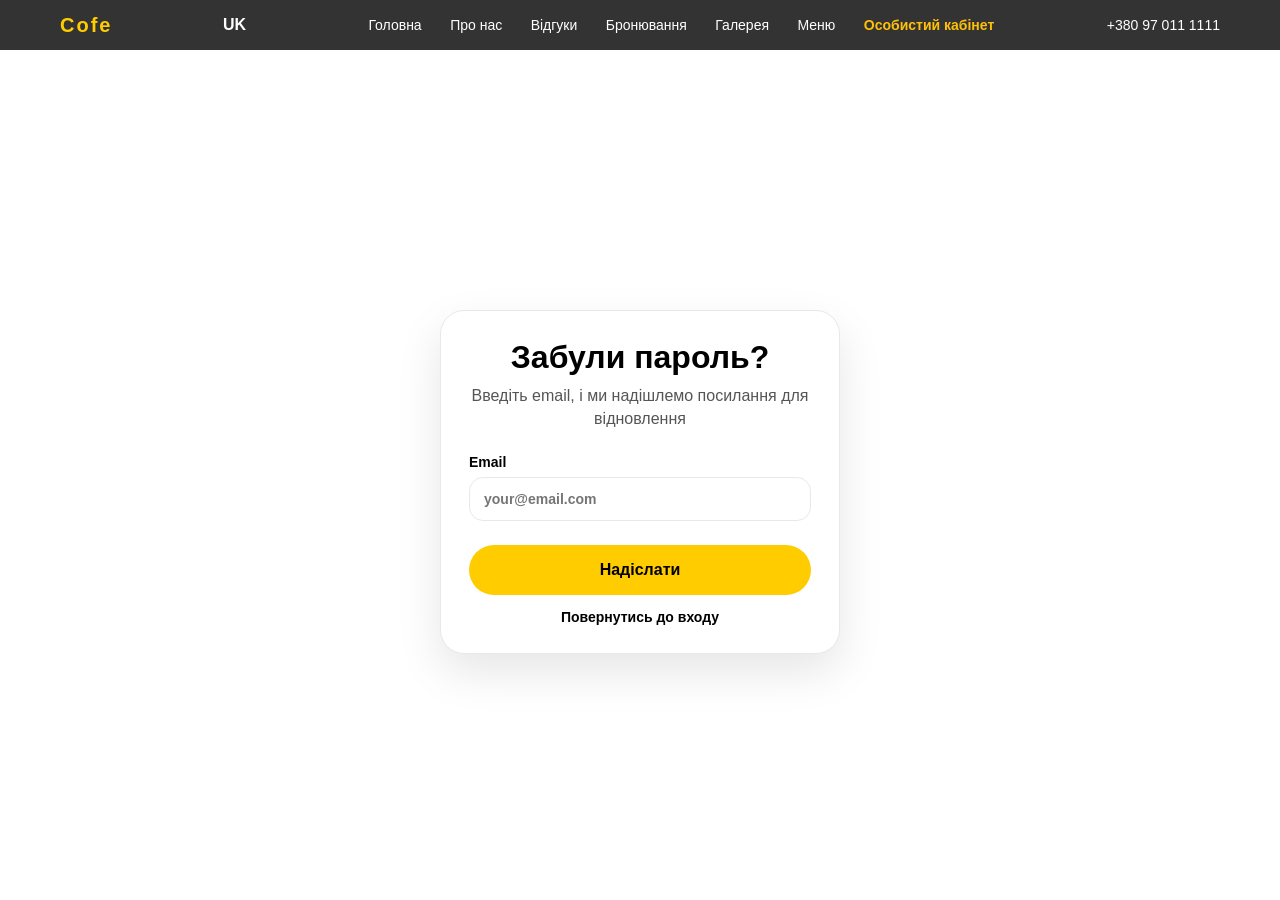
<file: login/forgot-password.html>
<!DOCTYPE html>
<html lang="uk">
<head>
  <meta charset="UTF-8" />
  <meta name="viewport" content="width=device-width, initial-scale=1.0" />
  <title>Cofe — Відновлення пароля</title>
  <link rel="stylesheet" href="../../css/authstyle.css" />
</head>
<body>

  <header>
    <div class="logo">Cofe</div>

    <div class="translate-wrapper">
      <div class="lang-current" onclick="toggleLang()">UK</div>

      <div class="lang-dropdown" id="lang-dropdown">
        <a class="lang-item" onclick="changeLang('en')">English</a>
        <a class="lang-item" onclick="changeLang('ru')">Русский</a>
        <a class="lang-item" onclick="changeLang('uk')">Українська</a>
        <a class="lang-item" onclick="changeLang('de')">Deutsch</a>
      </div>
    </div>

    <button type="button" class="burger-btn" id="burger-btn" aria-label="Відкрити меню">
      <span></span>
      <span></span>
      <span></span>
    </button>

    <nav>
      <a href="../index.html" data-i18n="nav_home">Головна</a>
      <a href="../index.html#team" data-i18n="nav_about">Про нас</a>
      <a href="../index.html#feedback-section" data-i18n="nav_reviews">Відгуки</a>
      <a href="../index.html#booking" data-i18n="nav_booking">Бронювання</a>
      <a href="../gallery.html" data-i18n="nav_gallery">Галерея</a>
      <a href="../menu.html" data-i18n="nav_menu">Меню</a>
      <a href="login/login.html" class="active"  data-i18n="login">Особистий кабінет</a>
    </nav>

    <button type="button" class="account-open-btn" data-account-open hidden>
      <span></span>
      <span></span>
      <span></span>
    </button>

    <a href="tel:+380970111111" class="phone">+380 97 011 1111</a>
  </header>

<main class="auth-page">
  <section class="auth-card small">
    <div class="auth-header">
      <h1>Забули пароль?</h1>
      <p>Введіть email, і ми надішлемо посилання для відновлення</p>
    </div>

    <form class="auth-form active" id="forgot-form">
      <label>
        Email
        <input type="email" id="forgot-email" placeholder="your@email.com" required>
      </label>

      <button type="submit" class="auth-main-btn">Надіслати</button>

      <p id="forgot-message" class="auth-message"></p>

      <a href="login.html" class="auth-link">Повернутись до входу</a>
    </form>
  </section>
</main>

<script type="module" src="../../js/password/forgotPassword.js"></script>


<!--Логика бургер-меню -->
<script>
  const burgerBtn = document.getElementById("burger-btn");
  const nav = document.querySelector("header nav");

  if (burgerBtn && nav) {
    burgerBtn.addEventListener("click", () => {
      burgerBtn.classList.toggle("active");
      nav.classList.toggle("open");
    });
  }
</script>
</body>
</html>
</file>
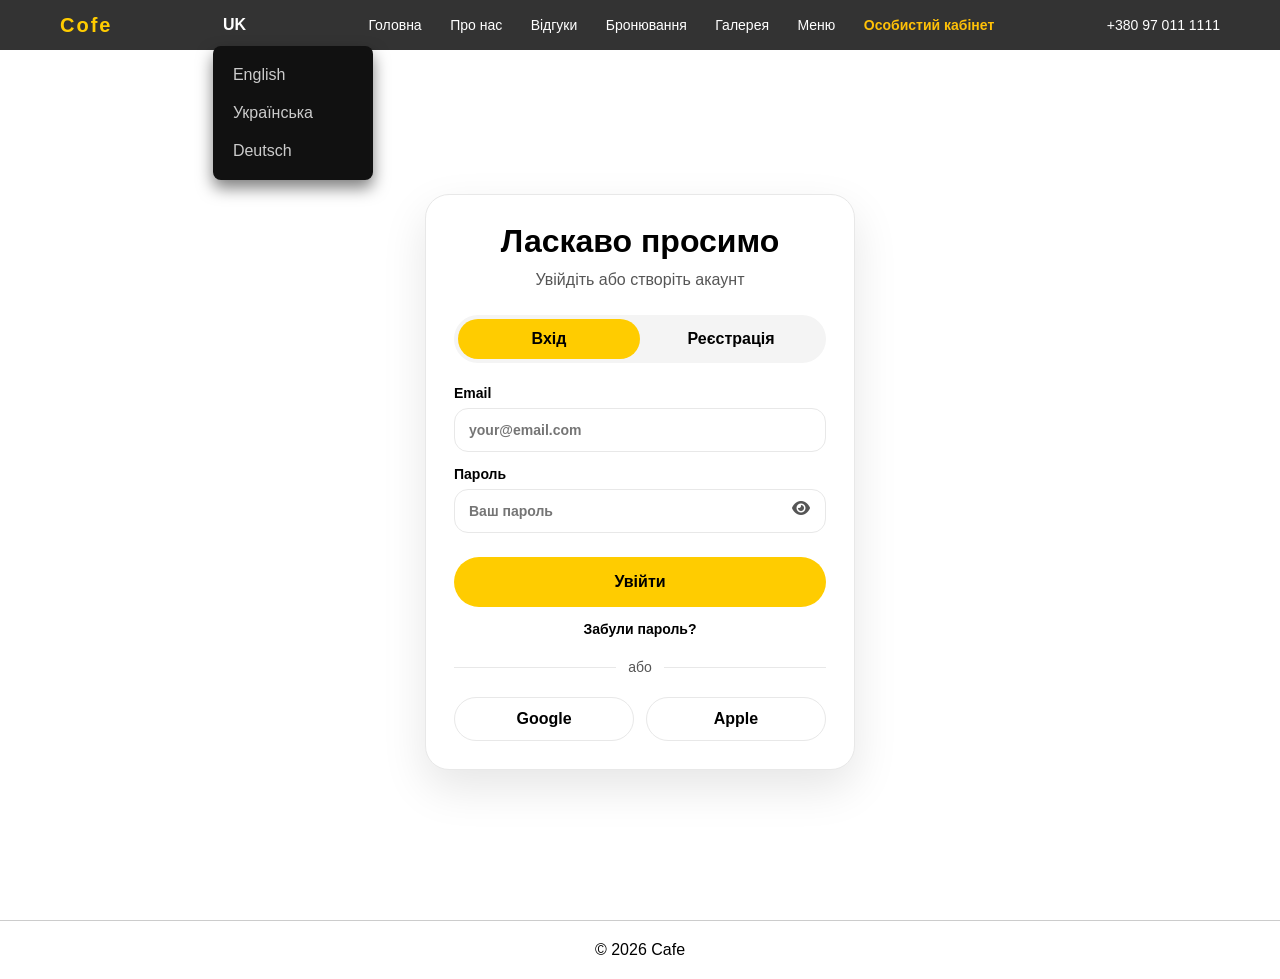
<file: login/login.html>
<!DOCTYPE html>
<html lang="uk">
<head>
  <meta charset="UTF-8" />
  <meta name="viewport" content="width=device-width, initial-scale=1.0" />
  <title>Cofe — Вхід</title>

  <link rel="stylesheet" href="https://cdnjs.cloudflare.com/ajax/libs/font-awesome/6.7.2/css/all.min.css">
  <link rel="stylesheet" href="../../css/authstyle.css" />
  <script src="../../js/translate.js" defer></script>
</head>

<body>

  <header>
    <div class="logo">Cofe</div>

    <div class="translate-wrapper">
      <div class="lang-current" onclick="toggleLang()">UK</div>

      <div class="lang-dropdown" id="lang-dropdown">
        <a class="lang-item" onclick="changeLang('en')">English</a>
         <!-- <a class="lang-item" onclick="changeLang('ru')">Русский</a> -->
        <a class="lang-item" onclick="changeLang('uk')">Українська</a>
        <a class="lang-item" onclick="changeLang('de')">Deutsch</a>
      </div>
    </div>

    <button type="button" class="burger-btn" id="burger-btn" aria-label="Відкрити меню">
      <span></span>
      <span></span>
      <span></span>
    </button>


    <nav>
      <a href="../index.html#hero" data-i18n="nav_home">Головна</a>
      <a href="../index.html#team" data-i18n="nav_about">Про нас</a>
      <a href="../index.html#feedback-section" data-i18n="nav_reviews">Відгуки</a>
      <a href="../index.html#booking" data-i18n="nav_booking">Бронювання</a>
      <a href="../gallery.html" data-i18n="nav_gallery">Галерея</a>
      <a href="../menu.html" data-i18n="nav_menu">Меню</a>
      <a href="login/login.html" class="active"  data-i18n="login">Особистий кабінет</a>
    </nav>

    
    <a href="tel:+380970111111" class="phone">+380 97 011 1111</a>
  </header>

<main class="auth-page">
  <section class="auth-card">

    <div class="auth-header">
      <h1 data-i18n="Welcome">Ласкаво просимо</h1>
      <p data-i18n="Log in or create an account">Увійдіть або створіть акаунт Cofe</p>
    </div>

    <div class="auth-tabs">
      <button class="auth-tab active" data-form="login-form" data-i18n="Login">Вхід</button>
      <button class="auth-tab" data-form="register-form" data-i18n="Registration">Реєстрація</button>
    </div>

    <!-- LOGIN -->
    <form class="auth-form active" id="login-form">
      <label>
        Email
        <input type="email"
               id="login-email"
               data-i18n-placeholder="login_email_placeholder"
               placeholder="your@email.com"
               required>
      </label>

      <div class="password-field">
        <label>
          <span data-i18n="password">Пароль</span>
          <input type="password"
                 id="login-password"
                 data-i18n-placeholder="login_password_placeholder"
                 placeholder="Ваш пароль"
                 required>
        </label>

        <button type="button" class="password-toggle" data-target="login-password">
          <i class="fa-solid fa-eye"></i>
        </button>
      </div>

      <button type="submit" class="auth-main-btn" data-i18n="Sign in">
        Увійти
      </button>

      <a href="forgot-password.html" class="auth-link" data-i18n="Forgot your password?">
        Забули пароль?
      </a>
    </form>

    <!-- REGISTER -->
    <form class="auth-form" id="register-form">
      <label>
        <span data-i18n="Name">Ім’я</span>
        <input type="text"
               id="register-name"
               data-i18n-placeholder="register_name_placeholder"
               placeholder="Ваше ім’я"
               required>
      </label>

      <label>
        Email
        <input type="email"
               id="register-email"
               data-i18n-placeholder="login_email_placeholder"
               placeholder="your@email.com"
               required>
      </label>

      <div class="password-field">
        <label>
          <span data-i18n="password">Пароль</span>
          <input type="password"
                 id="register-password"
                 data-i18n-placeholder="register_password_placeholder"
                 placeholder="Мінімум 6 символів"
                 required>
        </label>

        <button type="button" class="password-toggle" data-target="register-password">
          <i class="fa-solid fa-eye"></i>
        </button>
      </div>

      <button type="submit" class="auth-main-btn" data-i18n="Sign up_2">
        Зареєструватися
      </button>
    </form>

    <p id="auth-message" class="auth-message"></p>

    <div class="auth-divider">
      <span data-i18n="or">або</span>
    </div>

    <div class="social-buttons">
      <button class="social-btn" id="google-login">Google</button>
      <button class="social-btn" id="apple-login">Apple</button>
    </div>

  </section>
</main>

<script type="module" src="../../js/password/auth.js"></script>
<script src="../../js/password/passwordToggle.js"></script>

<div class="footer-bottom" style="width: 100%; text-align: center; padding: 20px 0; border-top: 1px solid #ccc; margin-top: 20px;">
  <p>© 2026 Cafe</p>
</div>

<!--Логика бургер-меню -->
<script>
  const burgerBtn = document.getElementById("burger-btn");
  const nav = document.querySelector("header nav");

  if (burgerBtn && nav) {
    burgerBtn.addEventListener("click", () => {
      burgerBtn.classList.toggle("active");
      nav.classList.toggle("open");
    });
  }
</script>

</body>
</html>
</file>
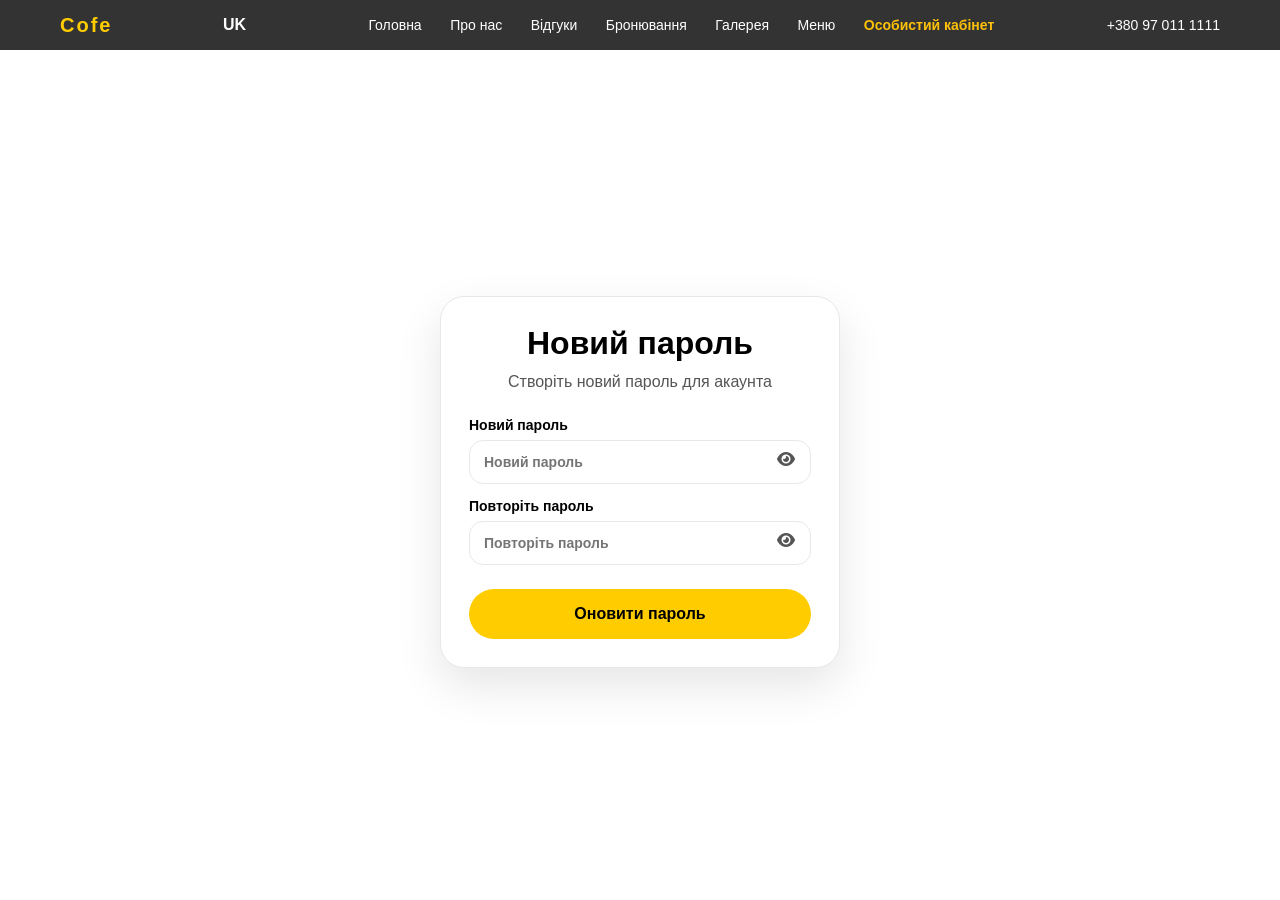
<file: login/update-password.html>
<!DOCTYPE html>
<html lang="uk">
<head>
  <meta charset="UTF-8" />
  <meta name="viewport" content="width=device-width, initial-scale=1.0" />

  <title>Cofe — Новий пароль</title>

  <link
    rel="stylesheet"
    href="https://cdnjs.cloudflare.com/ajax/libs/font-awesome/6.7.2/css/all.min.css"
  />

  <link rel="stylesheet" href="../../css/authstyle.css" />
</head>

<body>
  <header>
    <div class="logo">Cofe</div>

    <div class="translate-wrapper">
      <div class="lang-current" onclick="toggleLang()">UK</div>

      <div class="lang-dropdown" id="lang-dropdown">
        <a class="lang-item" onclick="changeLang('en')">English</a>
        <a class="lang-item" onclick="changeLang('ru')">Русский</a>
        <a class="lang-item" onclick="changeLang('uk')">Українська</a>
        <a class="lang-item" onclick="changeLang('de')">Deutsch</a>
      </div>
    </div>

    <button type="button" class="burger-btn" id="burger-btn" aria-label="Відкрити меню">
      <span></span>
      <span></span>
      <span></span>
    </button>

    <nav>
      <a href="../index.html#hero" data-i18n="nav_home">Головна</a>
      <a href="../index.html#team" data-i18n="nav_about">Про нас</a>
      <a href="../index.html#feedback-section" data-i18n="nav_reviews">Відгуки</a>
      <a href="../index.html#booking" data-i18n="nav_booking">Бронювання</a>
      <a href="../gallery.html" data-i18n="nav_gallery">Галерея</a>
      <a href="../menu.html" data-i18n="nav_menu">Меню</a>
      <a href="login/login.html" class="active"  data-i18n="login">Особистий кабінет</a>
    </nav>

    
    <a href="tel:+380970111111" class="phone">+380 97 011 1111</a>
  </header>

  <main class="auth-page">
    <section class="auth-card small">
      <div class="auth-header">
        <h1>Новий пароль</h1>
        <p>Створіть новий пароль для акаунта</p>
      </div>

      <form class="auth-form active" id="update-password-form">
        <div class="password-field">
          <label>
            Новий пароль
            <input
              type="password"
              id="new-password"
              placeholder="Новий пароль"
              required
            >
          </label>

          <button
            type="button"
            class="password-toggle"
            data-target="new-password"
            aria-label="Показати пароль"
          >
            <i class="fa-solid fa-eye"></i>
          </button>
        </div>

        <div class="password-field">
          <label>
            Повторіть пароль
            <input
              type="password"
              id="confirm-new-password"
              placeholder="Повторіть пароль"
              required
            >
          </label>

          <button
            type="button"
            class="password-toggle"
            data-target="confirm-new-password"
            aria-label="Показати пароль"
          >
            <i class="fa-solid fa-eye"></i>
          </button>
        </div>

        <button type="submit" class="auth-main-btn">
          Оновити пароль
        </button>

        <p id="update-password-message" class="auth-message"></p>
      </form>
    </section>
  </main>

  <script type="module" src="../../js/password/updatePassword.js"></script>
  <script src="../../js/password/passwordToggle.js"></script>

<!--Логика бургер-меню -->
<script>
  const burgerBtn = document.getElementById("burger-btn");
  const nav = document.querySelector("header nav");

  if (burgerBtn && nav) {
    burgerBtn.addEventListener("click", () => {
      burgerBtn.classList.toggle("active");
      nav.classList.toggle("open");
    });
  }
</script>

</body>
</html>
</file>
<file: css/authstyle.css>
/* Переводчик */
 body { top: 0 !important; }
 .goog-te-banner-frame { display: none !important; }
 .goog-te-balloon-frame { display: none !important; }
 #goog-gt-tt { display: none !important; }

 .translate-wrapper {
   position: relative;
   display: inline-block;
   font-family: Arial, sans-serif;
 }

 .lang-current {
   cursor: pointer;
   color: #fff;
   font-weight: bold;
   text-transform: uppercase;
   padding: 10px;
 }

 .lang-dropdown {
   display: none;
   position: absolute;
   top: 40px;
   left: 0;
   background-color: #111; 
   border-radius: 8px;
   min-width: 160px;
   box-shadow: 0 8px 16px rgba(0,0,0,0.5);
   z-index: 9999;
   padding: 10px 0;
 }

 .lang-dropdown.show { display: block; }

 .lang-dropdown header {
   color: #fff;
   padding: 10px 20px;
   font-weight: bold;
   font-size: 18px;
   border-bottom: 1px solid #333;
   margin-bottom: 5px;
 }

 .lang-item {
   color: #ccc;
   padding: 10px 20px;
   text-decoration: none;
   display: block;
   cursor: pointer;
   transition: 0.3s;
 }

 .lang-item:hover {
   background-color: #222;
   color: #fff;
 }
 #google_translate_element { display: none; }


* {
 margin: 0;
 padding: 0;
 box-sizing: border-box;
 font-family: Arial, sans-serif;
}

body {
 background: #fff;
 color: #000000;
}


:root {
  --bg: #ffffff;
  --text: #000000;
  --text-soft: #555555;
  --accent: #ffcc00;
  --border: #e8e8e8;
  --card: #ffffff;
  --shadow: rgba(0, 0, 0, 0.1);
}

* {
  box-sizing: border-box;
  margin: 0;
  padding: 0;
}

body {
  background: var(--bg);
  color: var(--text);
  font-family: Arial, sans-serif;
  padding-top: 64px;
}

a {
  color: inherit;
  text-decoration: none;
}

button,
input {
  font: inherit;
}

button {
  cursor: pointer;
}

/* HEADER */


header {
  position: fixed; 
  top: 0;
  left: 0;
  width: 100%;

  height: 50px; 
  
  z-index: 1000; 
  display: flex;
  justify-content: space-between;
  align-items: center;
  background-color: rgba(0, 0, 0, 0.8);
  padding: 0 60px; 
}

  .logo {
    font-weight: bold;
    letter-spacing: 2px;
    color: #ffcc00;
    font-size: 20px;
  }
  
nav a {
    margin: 0 12px;
    text-decoration: none;
    color: #fff;
    font-size: 14px;
  }


nav a.active {
  color: #ffc107; 
  font-weight: bold; /
}

.phone {
  color: #fff;
  font-size: 14px;
}

html {
  scroll-behavior: smooth;
}

a {
  text-decoration: none;
}

.btn, .team__btn, .booking-form button {
  text-decoration: none !important;
  outline: none;                 
}

.btn:visited, .team__btn:visited, .booking-form button:visited {
  color: #3f0a0a; 
}

.team__btn:visited, .booking-form button:visited {
  color: #000; 
}

.site-logo {
  color: var(--accent);
  font-size: 20px;
  font-weight: 900;
  letter-spacing: 1px;
  white-space: nowrap;
}

.site-nav {
  display: flex;
  align-items: center;
  gap: 26px;
}

.site-nav a {
  color: #ffffff;
  font-size: 14px;
  font-weight: 700;
  transition: color 0.2s ease;
}

.site-nav a:hover,
.site-nav a.active {
  color: var(--accent);
}

.site-phone {
  color: #ffffff;
  font-size: 14px;
  font-weight: 700;
  white-space: nowrap;
}

/* AUTH */
.auth-page {
  min-height: calc(100vh - 64px);
  display: flex;
  align-items: center;
  justify-content: center;
  padding: 48px 16px;
  background:
    #ffffff;
}

.auth-card {
  width: min(100%, 430px);
  background: var(--card);
  border: 1px solid var(--border);
  border-radius: 24px;
  padding: 28px;
  box-shadow: 0 18px 45px var(--shadow);
}

.auth-card.small {
  width: min(100%, 400px);
}

.auth-header {
  text-align: center;
  margin-bottom: 24px;
}

.auth-header h1 {
  font-size: 32px;
  font-weight: 900;
  margin-bottom: 8px;
}

.auth-header p {
  color: var(--text-soft);
  line-height: 1.45;
}

.auth-tabs {
  display: grid;
  grid-template-columns: 1fr 1fr;
  background: #f4f4f4;
  border-radius: 999px;
  padding: 4px;
  margin-bottom: 22px;
}

.auth-tab {
  border: none;
  border-radius: 999px;
  padding: 11px;
  background: transparent;
  color: #000;
  font-weight: 900;
}

.auth-tab.active {
  background: var(--accent);
}

.auth-form {
  display: none;
}

.auth-form.active {
  display: block;
}

.auth-form label {
  display: block;
  margin-bottom: 14px;
  color: #000;
  font-size: 14px;
  font-weight: 800;
}

.auth-form input {
  width: 100%;
  margin-top: 7px;
  padding: 13px 14px;
  border: 1px solid var(--border);
  border-radius: 14px;
  outline: none;
  transition: border-color 0.2s ease, box-shadow 0.2s ease;
}

.auth-form input:focus {
  border-color: var(--accent);
  box-shadow: 0 0 0 4px rgba(255, 204, 0, 0.18);
}

.auth-main-btn {
  width: 100%;
  margin-top: 10px;
  border: none;
  border-radius: 999px;
  padding: 16px 18px;
  background: var(--accent);
  color: #000;
  font-weight: 900;
  transition: transform 0.2s ease, box-shadow 0.2s ease;
}

.auth-main-btn:hover {
  transform: translateY(-2px);
  box-shadow: 0 10px 24px rgba(255, 204, 0, 0.3);
}

.auth-link {
  display: block;
  text-align: center;
  margin-top: 14px;
  color: #000;
  font-size: 14px;
  font-weight: 800;
}

.auth-link:hover {
  color: var(--accent);
}

.auth-divider {
  display: flex;
  align-items: center;
  gap: 12px;
  margin: 22px 0;
  color: var(--text-soft);
  font-size: 14px;
}

.auth-divider::before,
.auth-divider::after {
  content: "";
  flex: 1;
  height: 1px;
  background: var(--border);
}

.social-buttons {
  display: grid;
  grid-template-columns: 1fr 1fr;
  gap: 12px;
}

.social-btn {
  border: 1px solid var(--border);
  background: #ffffff;
  border-radius: 999px;
  padding: 12px;
  font-weight: 900;
  transition: 0.2s ease;
}

.social-btn:hover {
  border-color: var(--accent);
  background: #fff8d9;
}


/* MOBILE */
/* @media (max-width: 768px) {
  body {
    padding-top: 96px;
  }

  .site-header {
    width: 100%;
    height: auto;
    min-height: 56px;
    padding: 12px 16px;
    flex-wrap: wrap;
    gap: 10px;
  }

  .site-nav {
    order: 3;
    width: 100%;
    gap: 14px;
    overflow-x: auto;
  }

  .site-nav a {
    font-size: 13px;
    white-space: nowrap;
  }

  .site-phone {
    font-size: 13px;
  }

  .auth-card {
    padding: 22px;
    border-radius: 20px;
  }

  .auth-header h1 {
    font-size: 27px;
  }

  .social-buttons {
    grid-template-columns: 1fr;
  }
} */

/* Отдельная стилизация сообщения из файла forgotPassword.js*/
.auth-message {
  color:var(--text-soft);
  margin-top: 14px;
  padding: 12px 14px;
  border-radius: 12px;
  font-size: 14px;
  line-height: 1.4;
  text-align: center;
}

/*Было добавлено и-за display:none; */
.auth-message:empty {
  display: none;
}


/*Стилизация "глаза" для просмотра пароля*/

.password-field {
  position: relative;
  width: 100%;
}

.password-field label {
  display: block;
  width: 100%;
}

.password-field input {
  width: 100%;
  padding-right: 48px;
}

.password-toggle {
  position: absolute;
  right: 16px;
  bottom: 16px;
  border: none;
  background: transparent;
  cursor: pointer;
  color: #555;
  font-size: 16px;
  line-height: 1;
  padding: 0;
}

.password-toggle:hover {
  color: #000;
}

/* ===== Burger button ===== */

.burger-btn {
  display: none;
  flex-direction: column;
  justify-content: center;
  gap: 5px;

  width: 38px;
  height: 38px;

  border: none;
  border-radius: 10px;

  background: transparent;
  cursor: pointer;
}

.burger-btn span {
  display: block;

  width: 24px;
  height: 3px;

  border-radius: 999px;

  background: #f5c400;

  transition: transform 0.25s ease, opacity 0.25s ease;
}

.burger-btn.active span:nth-child(1) {
  transform: translateY(8px) rotate(45deg);
}

.burger-btn.active span:nth-child(2) {
  opacity: 0;
}

.burger-btn.active span:nth-child(3) {
  transform: translateY(-8px) rotate(-45deg);
}

/* ===== Mobile header ===== */

@media (max-width: 768px) {
  header {
    position: sticky;
    top: 0;
    z-index: 900;

    display: flex;
    align-items: center;
    justify-content: space-between;

    padding: 12px 18px;
  }

  .logo {
    font-size: 24px;
    white-space: nowrap;
  }

  .translate-wrapper {
    margin-left: auto;
    margin-right: 10px;
  }

  .burger-btn {
    display: flex;
  }

  header nav {
    position: absolute;
    top: 100%;
    left: 0;
    right: 0;

    display: none;
    flex-direction: column;
    align-items: flex-start;
    gap: 14px;

    padding: 18px 22px;

    background: #2b2b2b;
    box-shadow: 0 14px 28px rgba(0, 0, 0, 0.25);
  }

  header nav.open {
    display: flex;
  }

  header nav a {
    width: 100%;

    padding: 8px 0;

    font-size: 17px;
    line-height: 1.2;
  }

  .phone {
    display: none;
  }

  .account-open-btn {
    margin-top: 4px;
  }
}
</file>
